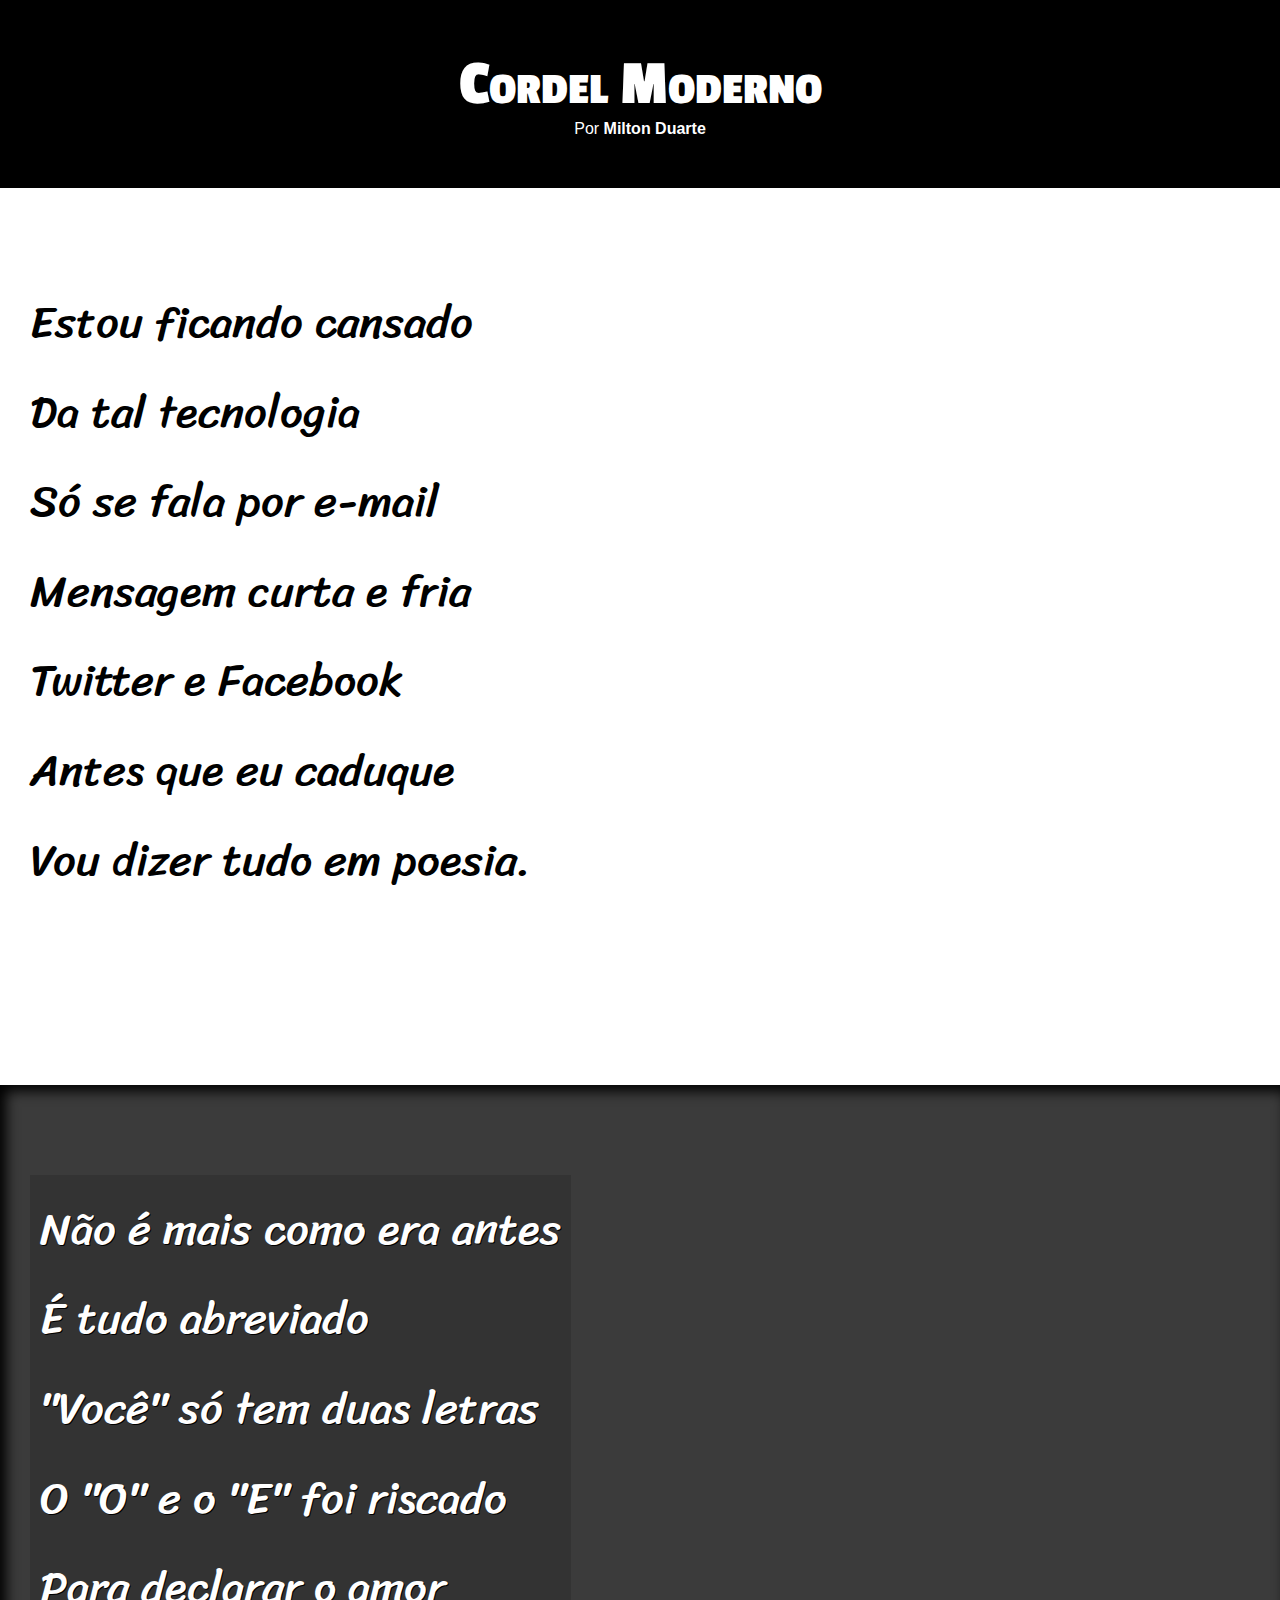
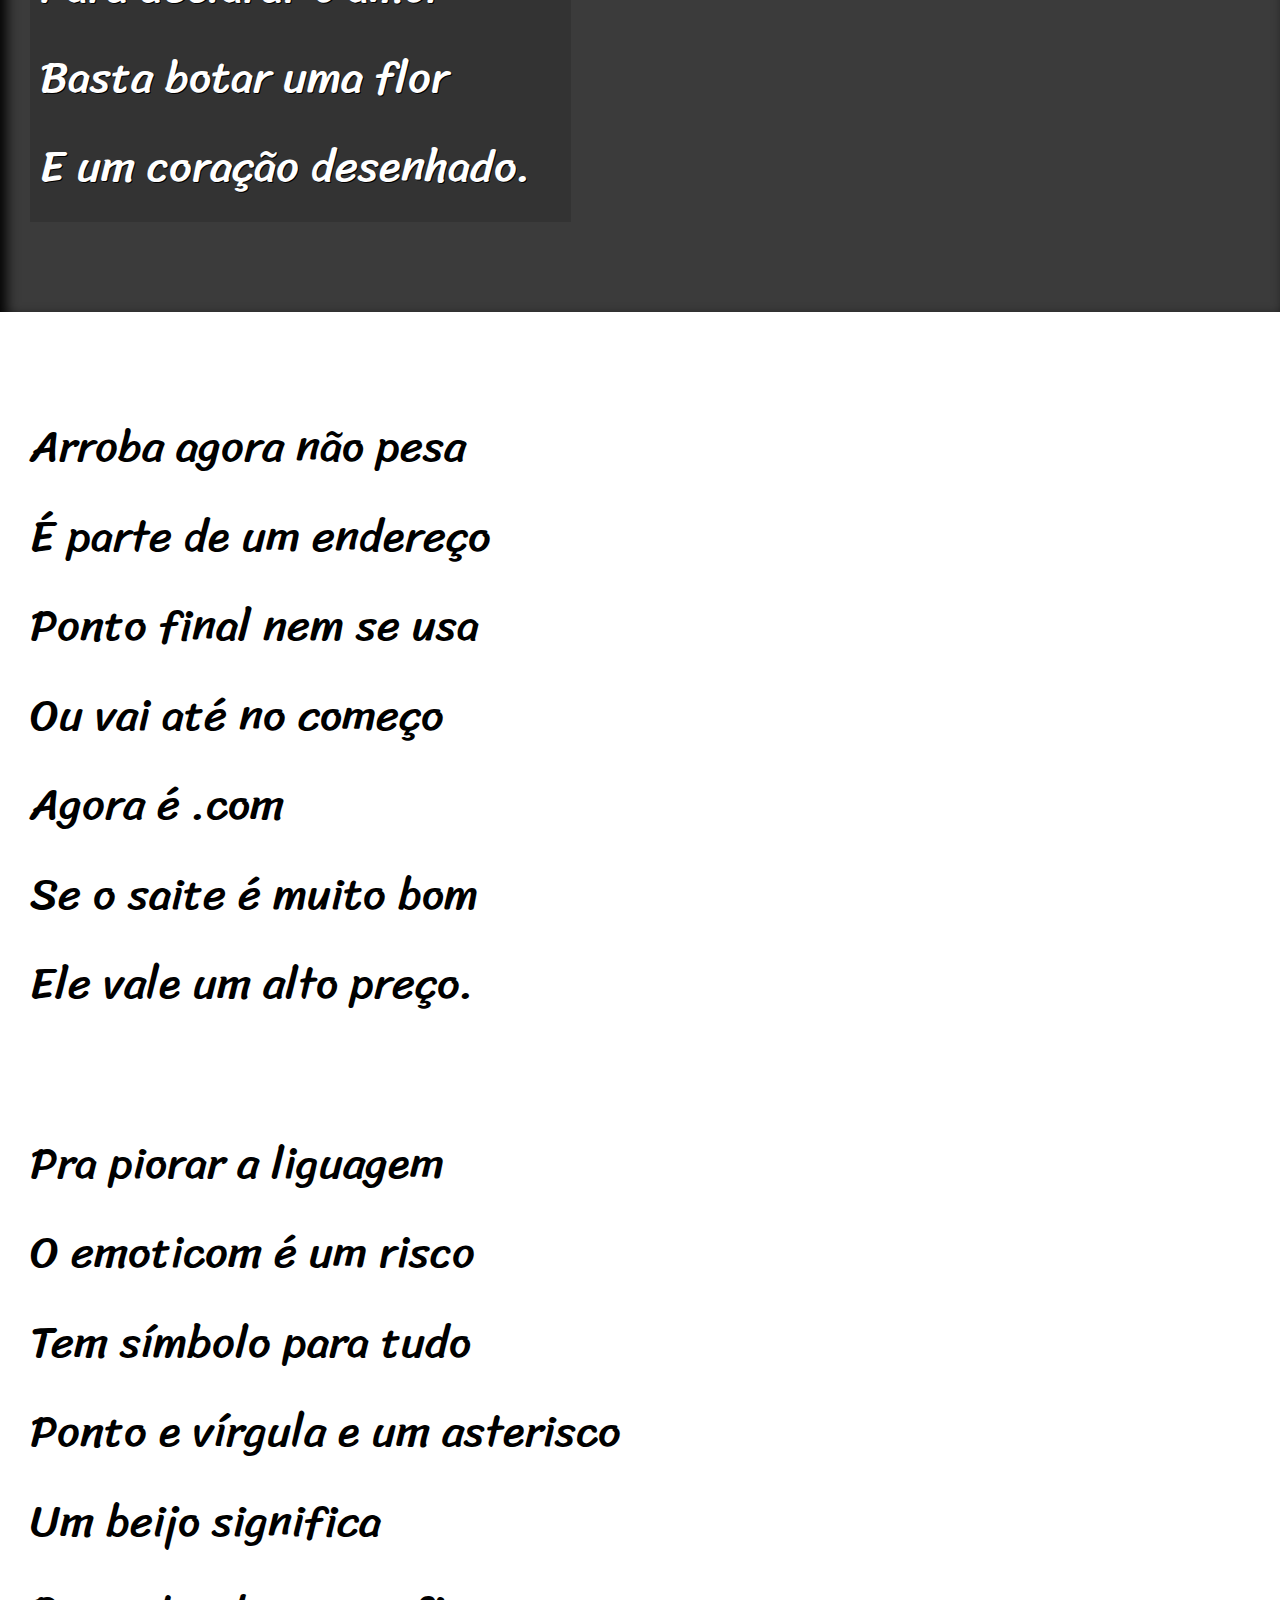
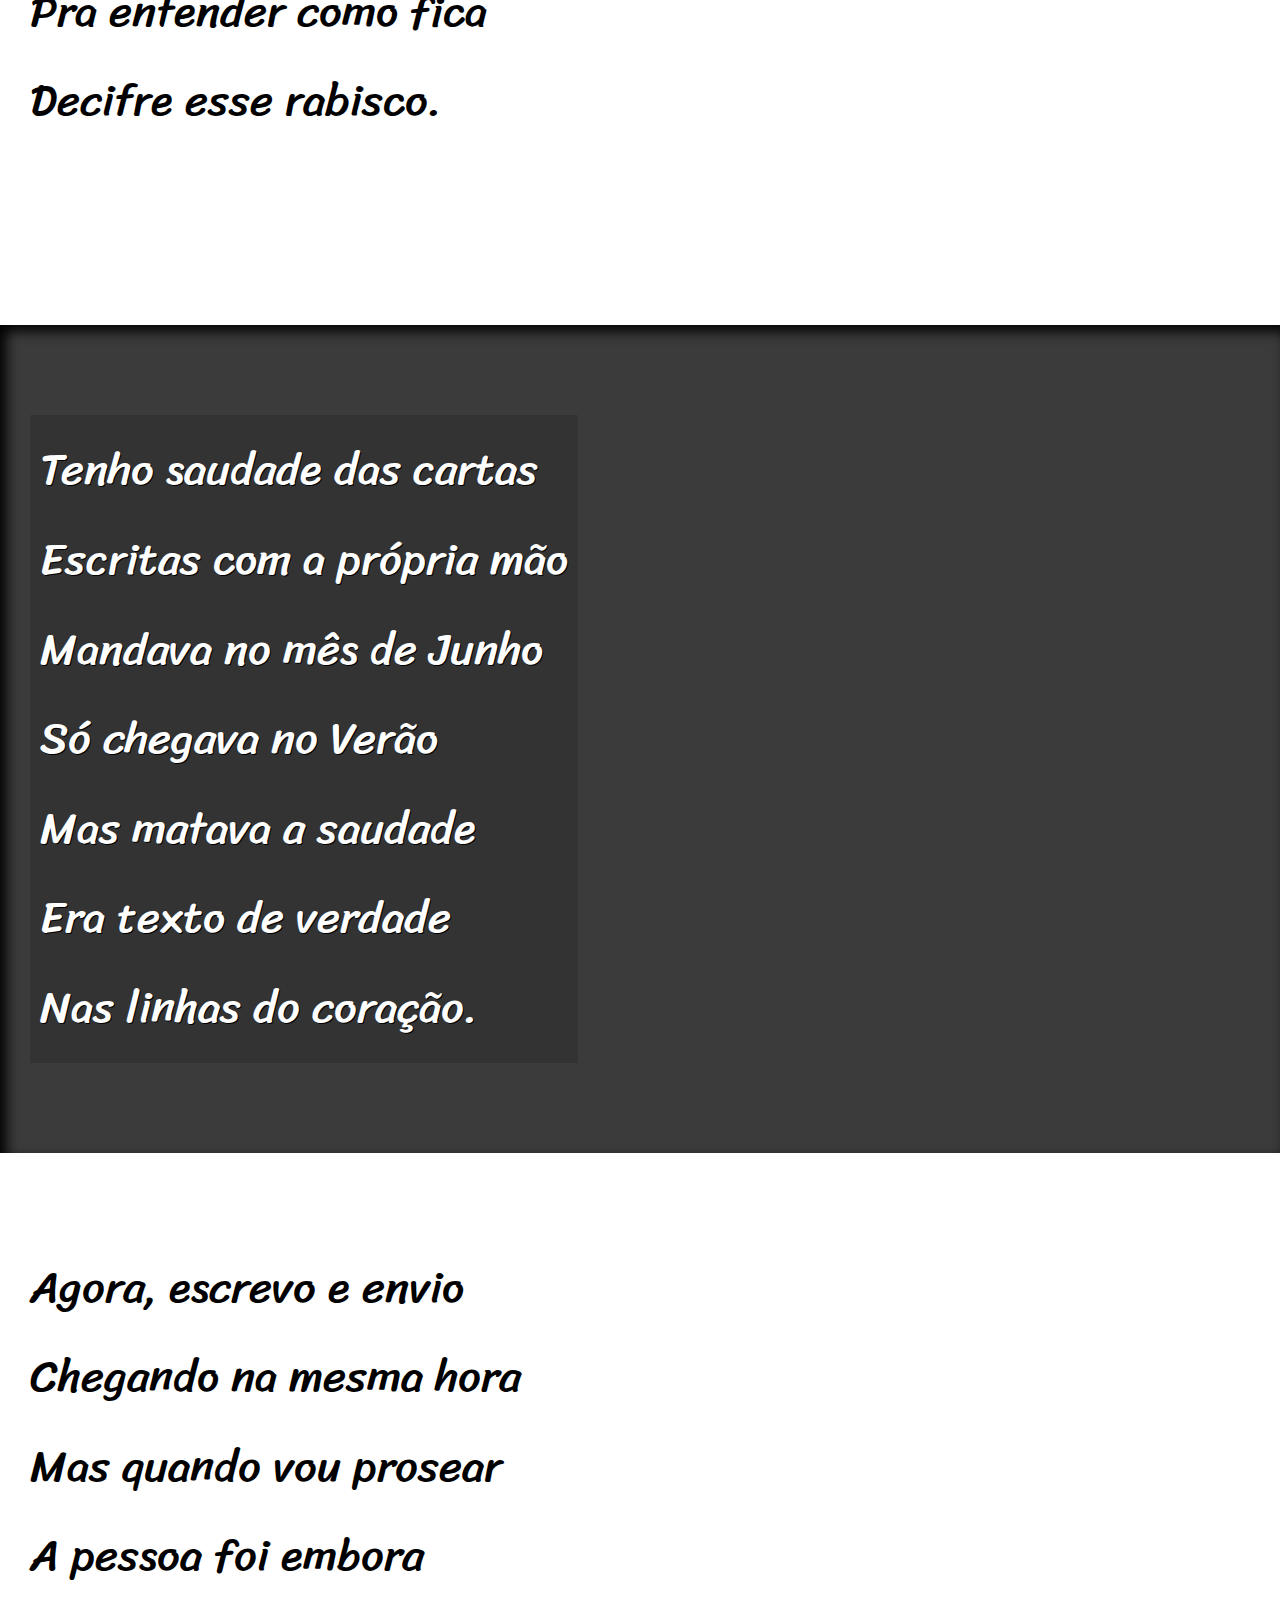
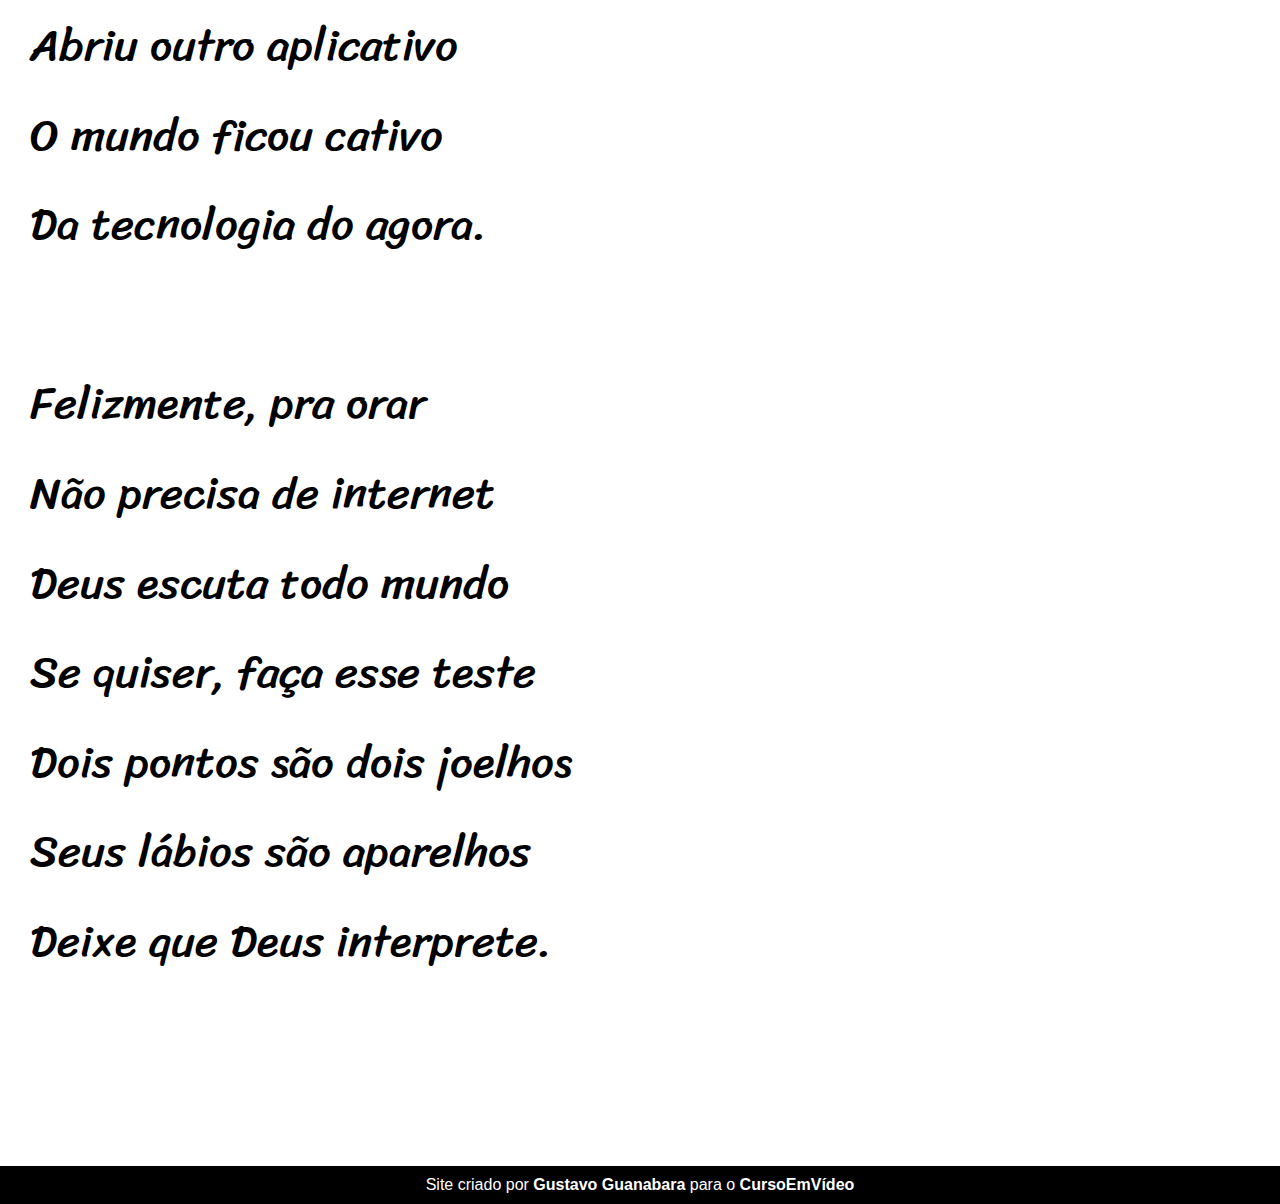
<file: Desafios/d012/index.html>
<!DOCTYPE html>
<html lang="pt-br">
<head>
    <meta charset="UTF-8">
    <meta name="viewport" content="width=device-width, initial-scale=1.0">
    <title>Cordel Morderno</title>
    <link rel="stylesheet" href="estilo/style.css">
</head>
<body>
    <header>
        <h1>Cordel Moderno</h1>
        <p>
        Por <a href="https://www.recantodasletras.com.br/poesias/3186743" target="_blank"> Milton Duarte</a>
    </p>
    </header>

    <section class="normal">
        <p>
            Estou ficando cansado <br>
            Da tal tecnologia <br>
            Só se fala por e-mail <br>
            Mensagem curta e fria <br>
            Twitter e Facebook <br>
            Antes que eu caduque <br>
            Vou dizer tudo em poesia.
        </p>
    </section>

    

    <section class="imagem" id="img01">
        <p>
            Não é mais como era antes <br>
            É tudo abreviado <br>
            "Você" só tem duas letras <br>
            O "O" e o "E" foi riscado <br>
            Para declarar o amor <br>
            Basta botar uma flor <br>
            E um coração desenhado.
        </p>
    </section>

    

    <section class="normal">
        <p>
            Arroba agora não pesa <br>
            É parte de um endereço <br>
            Ponto final nem se usa <br>
            Ou vai até no começo <br>
            Agora é .com <br>
            Se o saite é muito bom <br>
            Ele vale um alto preço. <br>
        </p>
        
        <p>
            Pra piorar a liguagem <br>
            O emoticom é um risco <br>
            Tem símbolo para tudo <br>
            Ponto e vírgula e um asterisco <br>
            Um beijo significa <br>
            Pra entender como fica <br>
            Decifre esse rabisco.
        </p>
    </section>

    <section class="imagem" id="img02">
        <p>
            Tenho saudade das cartas <br>
            Escritas com a própria mão <br>
            Mandava no mês de Junho <br>
            Só chegava no Verão <br>
            Mas matava a saudade <br>
            Era texto de verdade <br>
            Nas linhas do coração.
        </p>
    </section>

    

    <section class="normal">
        <p>
            Agora, escrevo e envio <br>
            Chegando na mesma hora <br>
            Mas quando vou prosear <br>
            A pessoa foi embora <br>
            Abriu outro aplicativo <br>
            O mundo ficou cativo <br>
            Da tecnologia do agora. <br>
        </p>
        <p>
            Felizmente, pra orar <br>
            Não precisa de internet <br>
            Deus escuta todo mundo <br>
            Se quiser, faça esse teste <br>
            Dois pontos são dois joelhos <br>
            Seus lábios são aparelhos <br>
            Deixe que Deus interprete.
        </p>
    </section>

    <footer>Site criado por <a href="https://gustavoguanabara.github.io" target="_blank"> Gustavo Guanabara</a> para o <a href="https://www.cursoemvideo.com" target="_blank"> CursoEmVídeo</a></footer>
</body>
</html>
</file>
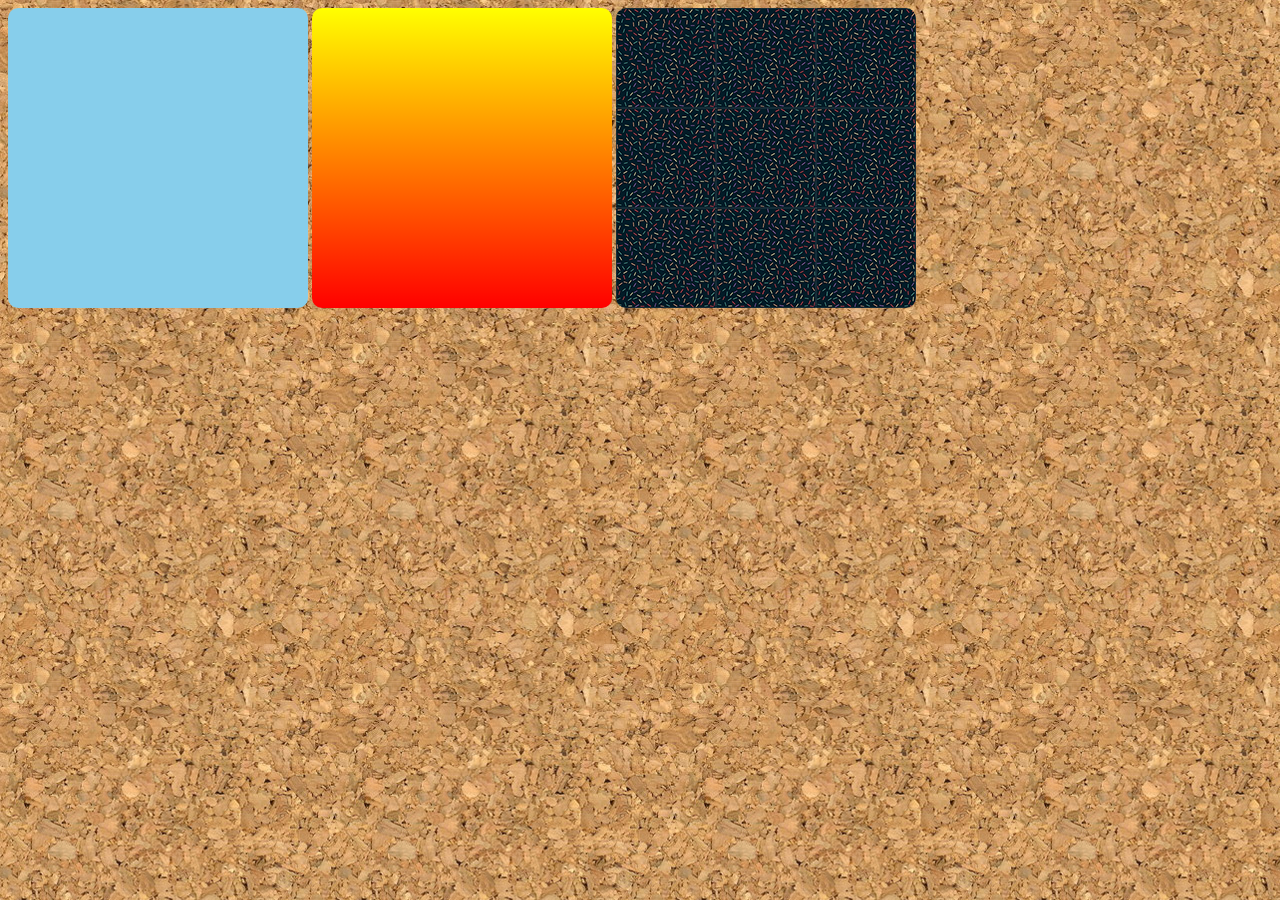
<file: Exercícios/Ex022/fundo001.html>
<!DOCTYPE html>
<html lang="pt-br">
<head>
    <meta charset="UTF-8">
    <meta name="viewport" content="width=device-width, initial-scale=1.0">
    <title>Teste de imagem de fundo</title>
    <style>

        body {
            background-image: url('imagens/wallpaper001.jpg');
        }

        div.quadrado {
            display: inline-block;
            border: 2px id= "q" solid black;
            border-radius: 10px;
            background-color: lightgray;
            width: 300px;
            height: 300px;
        }

        div#q1 {
            background-color: skyblue;
        }

        div#q2 {
            background-image: linear-gradient(to bottom, yellow, red);
        }

        div#q3 {
            background-image: url('imagens/pattern001.png');
        }
    </style>
</head>
<body>
    <div class="quadrado" id= "q1">

    </div>
    <div class="quadrado" id= "q2">

    </div>
    <div class="quadrado" id= "q3">

    </div>
</body>
</html>
</file>
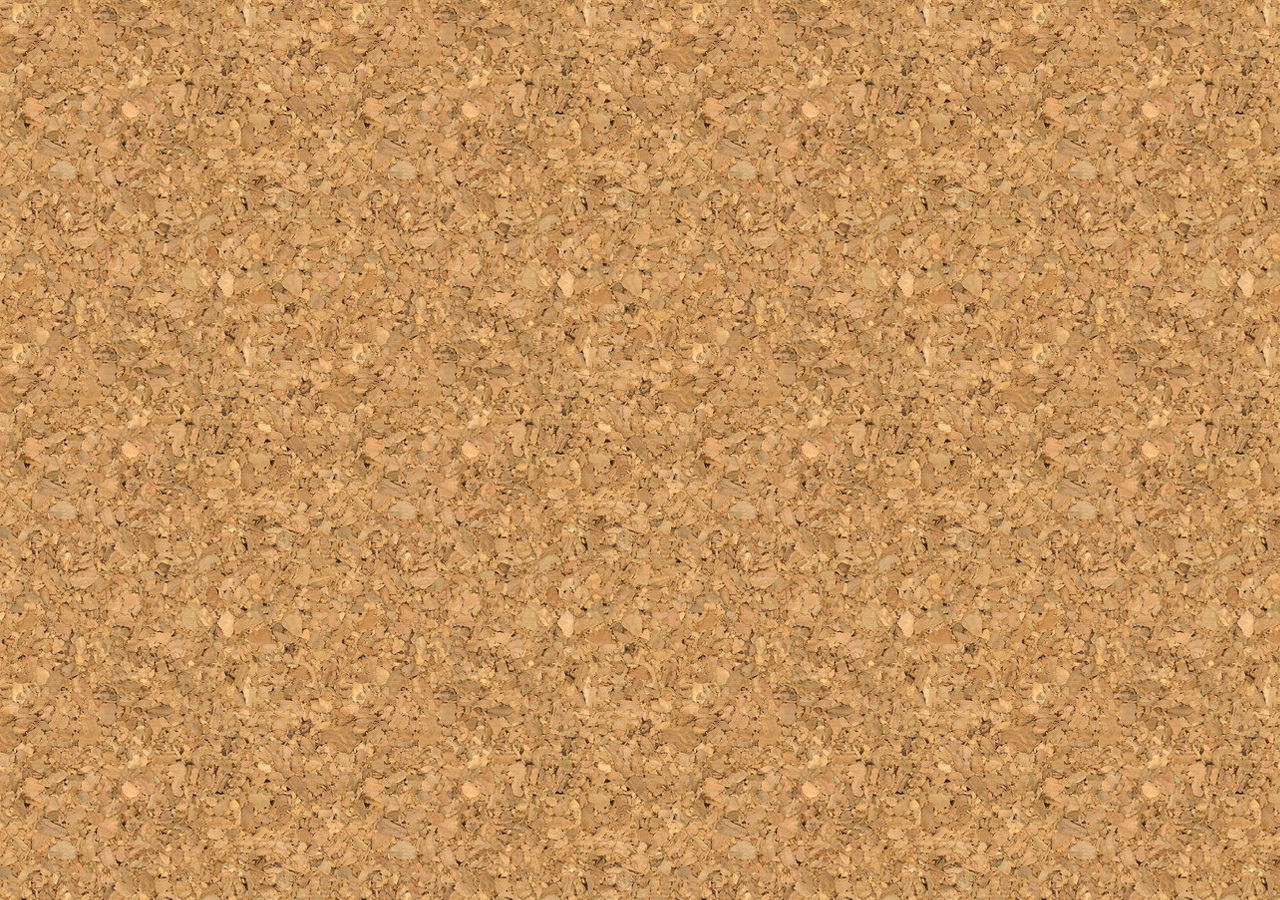
<file: Exercícios/Ex022/fundo002.html>
<!DOCTYPE html>
<html lang="pt-br">
<head>
    <meta charset="UTF-8">
    <meta name="viewport" content="width=device-width, initial-scale=1.0">
    <title>Personalização Dos Fundos</title>
</head>
<body>

    <style>
        body {
            background-image: url(imagens/wallpaper001.jpg);
        }
    </style>
    
</body>
</html>
</file>
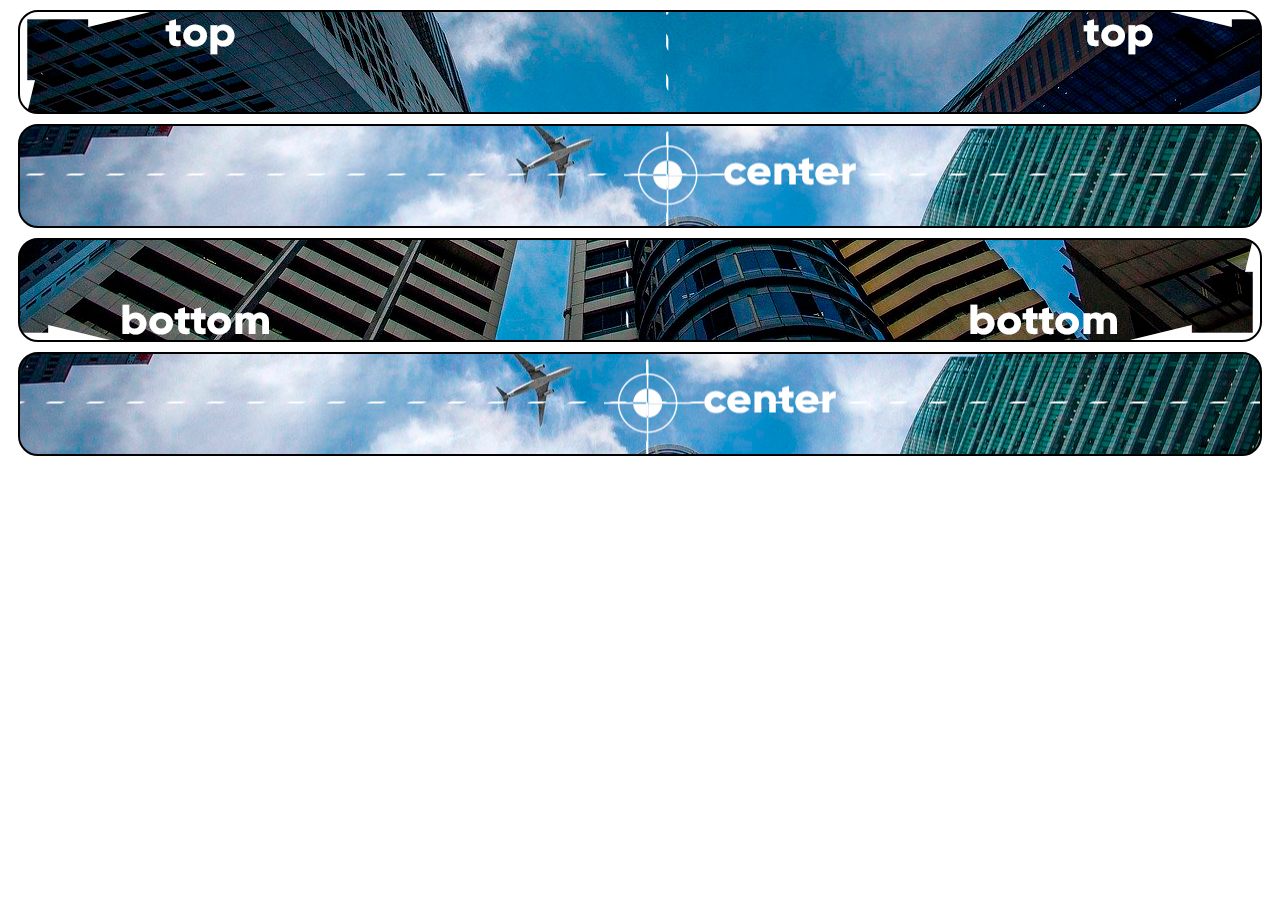
<file: Exercícios/Ex022/fundo003.html>
<!DOCTYPE html>
<html lang="pt-br">
<head>
    <meta charset="UTF-8">
    <meta name="viewport" content="width=device-width, initial-scale=1.0">
    <title>Posição dos Fundos</title>
    <style>
        div.bloco {
            background-image: url(imagens/wallpaper003.jpg);
            height: 100px;
            border: 2px solid black;
            border-radius: 20px;
            margin: 10px;
        }

        div#q1 {
            background-position: left top;
        }
        div#q2 {
            background-position: left center;
        }
        div#q3 {
            background-position: right bottom;
        }
        div#q4 {
            background-position: center center;
        }
    </style>
</head>
<body>
    <div class="bloco" id="q1">

    </div>
    <div class="bloco" id="q2">

    </div>
    <div class="bloco" id="q3">

    </div>
    <div class="bloco" id="q4">

    </div>
</body>
</html>
</file>
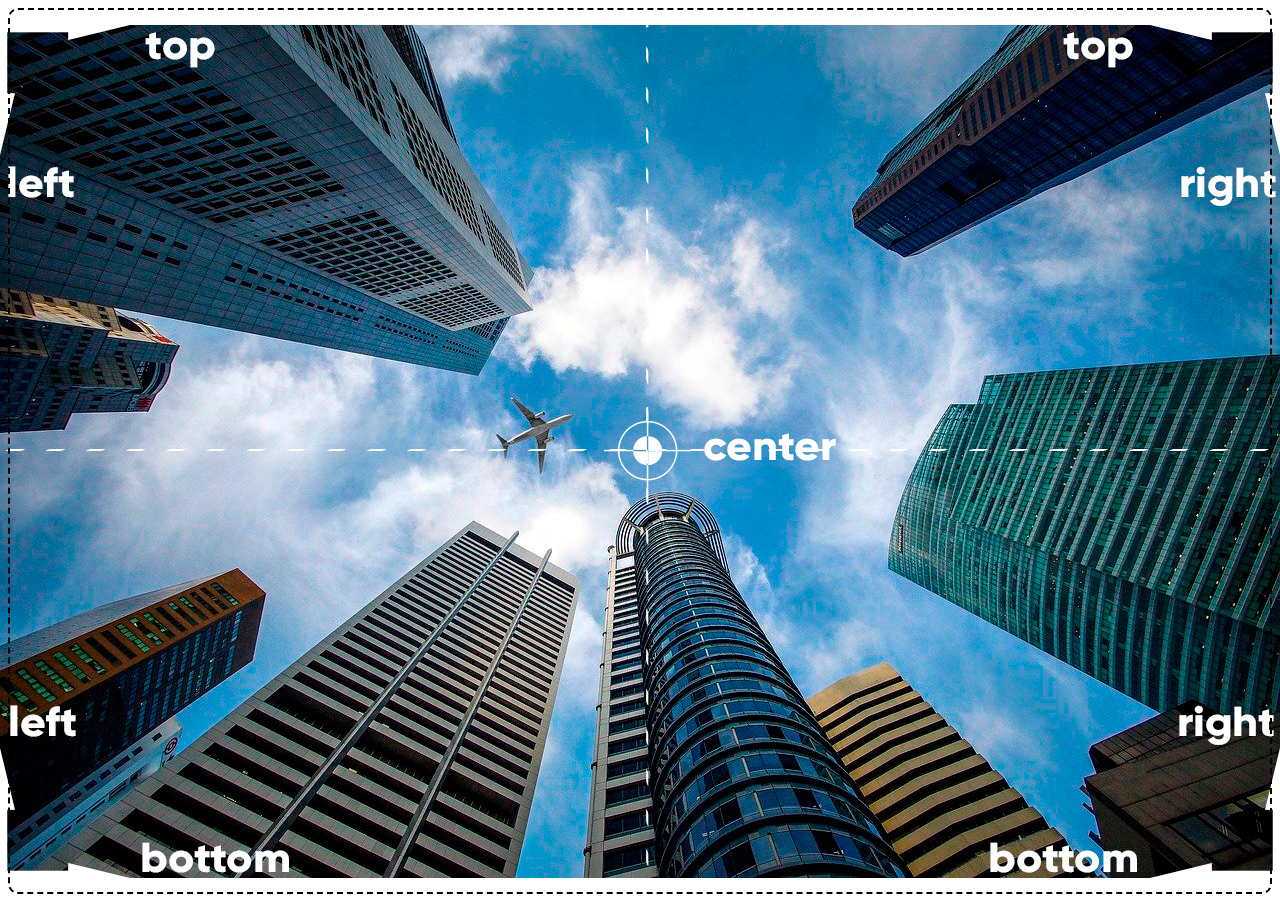
<file: Exercícios/Ex022/fundo005.html>
<!DOCTYPE html>
<html lang="pt-br">
<head>
    <meta charset="UTF-8">
    <meta name="viewport" content="width=device-width, initial-scale=1.0">
    <title>Posicionamento</title>
    <style>
        body {
            height: 98vh;
            background-image: url(imagens/wallpaper003.jpg);
            background-size: auto;
            background-repeat: no-repeat;
            background-position: center center;
            border: 2px dashed black;
            border-radius: 10px;
            
        }
    </style>
</head>
<body>
    
</body>
</html>
</file>
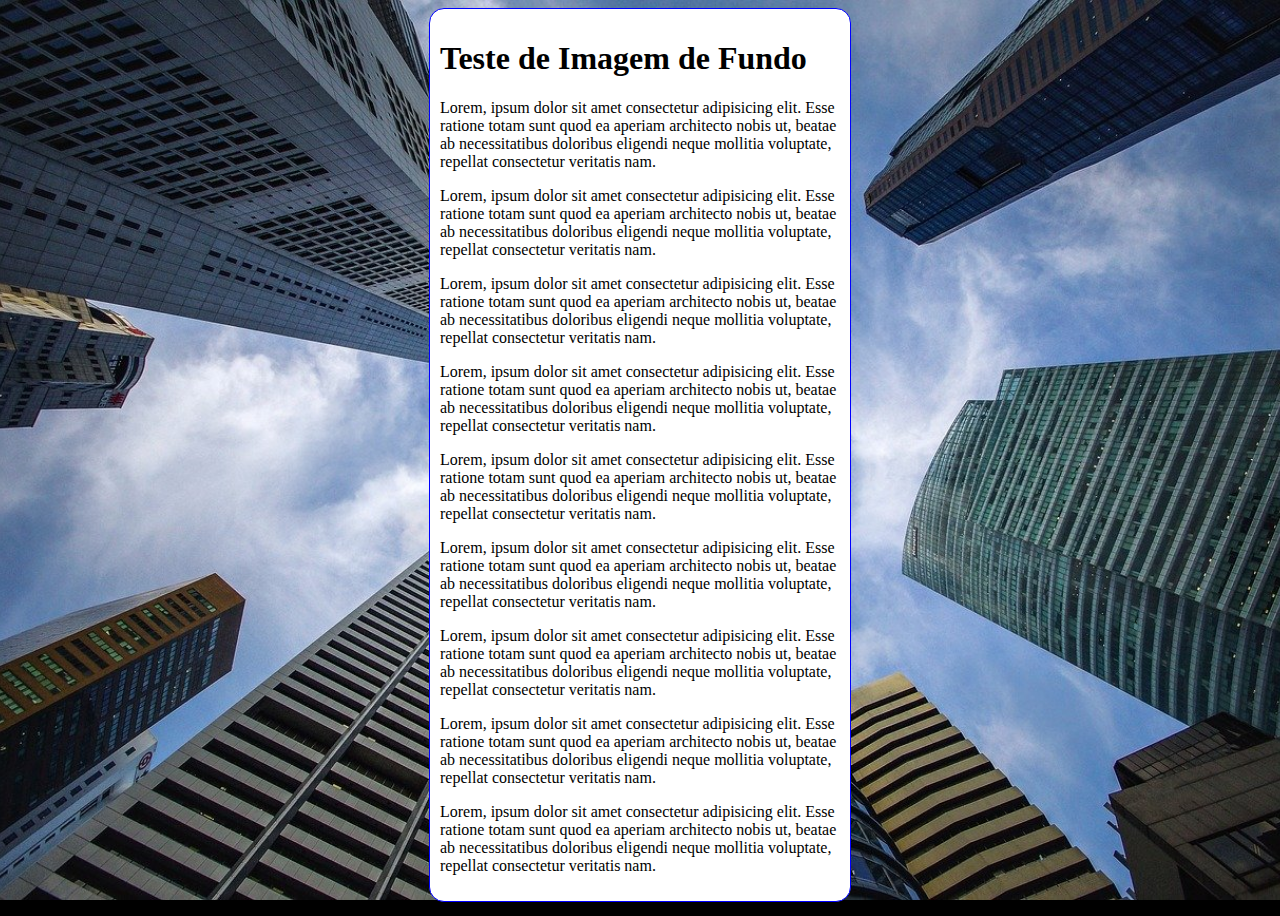
<file: Exercícios/Ex022/fundo006.html>
<!DOCTYPE html>
<html lang="pt-br">
<head>
    <meta charset="UTF-8">
    <meta name="viewport" content="width=device-width, initial-scale=1.0">
    <title>Document</title>
    <style>
        body {
            height: 100vh;
            /*background-color: black;
            background-image: url('imagens/wallpaper002.jpg');
            background-position: center top;
            background-repeat: repeat-y;
            background-size: cover;*/

            /*shorthand - background 
                color > image > position > repeat > [size] > attachment
            
            */

            background: black url('imagens/wallpaper002.jpg') center center no-repeat fixed;
            background-size: cover;
        }

        main {
            background-color: white;
            width: 400px;
            padding: 10px;
            margin: auto;
            border: 1px solid blue;
            border-radius: 15px;
        }
    </style>
</head>
<body>
    <main>
        <h1>Teste de Imagem de Fundo</h1>
        <p>Lorem, ipsum dolor sit amet consectetur adipisicing elit. Esse ratione totam sunt quod ea aperiam architecto nobis ut, beatae ab necessitatibus doloribus eligendi neque mollitia voluptate, repellat consectetur veritatis nam.</p><p>Lorem, ipsum dolor sit amet consectetur adipisicing elit. Esse ratione totam sunt quod ea aperiam architecto nobis ut, beatae ab necessitatibus doloribus eligendi neque mollitia voluptate, repellat consectetur veritatis nam.</p><p>Lorem, ipsum dolor sit amet consectetur adipisicing elit. Esse ratione totam sunt quod ea aperiam architecto nobis ut, beatae ab necessitatibus doloribus eligendi neque mollitia voluptate, repellat consectetur veritatis nam.</p><p>Lorem, ipsum dolor sit amet consectetur adipisicing elit. Esse ratione totam sunt quod ea aperiam architecto nobis ut, beatae ab necessitatibus doloribus eligendi neque mollitia voluptate, repellat consectetur veritatis nam.</p><p>Lorem, ipsum dolor sit amet consectetur adipisicing elit. Esse ratione totam sunt quod ea aperiam architecto nobis ut, beatae ab necessitatibus doloribus eligendi neque mollitia voluptate, repellat consectetur veritatis nam.</p><p>Lorem, ipsum dolor sit amet consectetur adipisicing elit. Esse ratione totam sunt quod ea aperiam architecto nobis ut, beatae ab necessitatibus doloribus eligendi neque mollitia voluptate, repellat consectetur veritatis nam.</p><p>Lorem, ipsum dolor sit amet consectetur adipisicing elit. Esse ratione totam sunt quod ea aperiam architecto nobis ut, beatae ab necessitatibus doloribus eligendi neque mollitia voluptate, repellat consectetur veritatis nam.</p><p>Lorem, ipsum dolor sit amet consectetur adipisicing elit. Esse ratione totam sunt quod ea aperiam architecto nobis ut, beatae ab necessitatibus doloribus eligendi neque mollitia voluptate, repellat consectetur veritatis nam.</p><p>Lorem, ipsum dolor sit amet consectetur adipisicing elit. Esse ratione totam sunt quod ea aperiam architecto nobis ut, beatae ab necessitatibus doloribus eligendi neque mollitia voluptate, repellat consectetur veritatis nam.</p>
    </main>
</body>
</html>
</file>
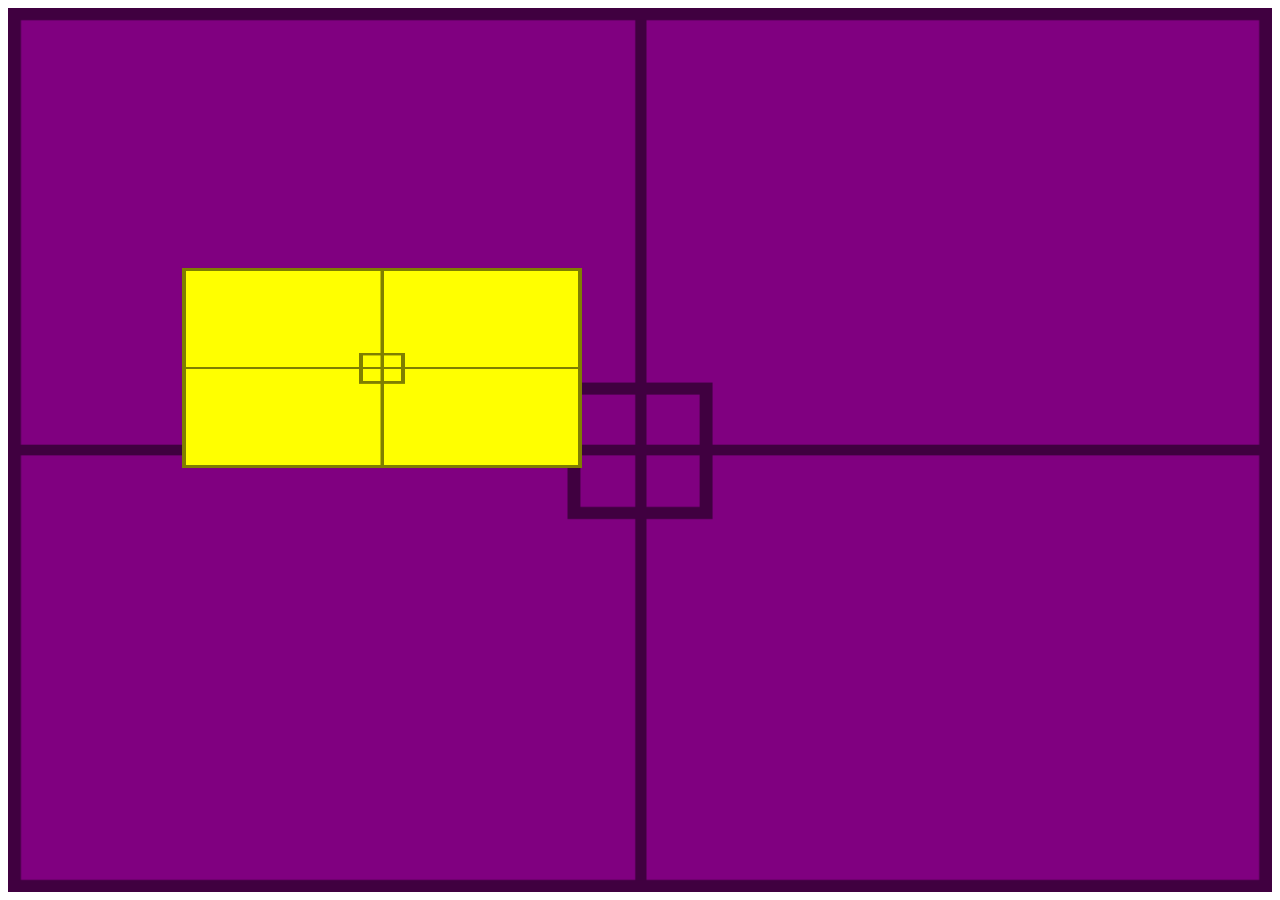
<file: Exercícios/Ex022/fundo007.html>
<!DOCTYPE html>
<html lang="pt-br">
<head>
    <meta charset="UTF-8">
    <meta name="viewport" content="width=device-width, initial-scale=1.0">
    <title>Alinhamento Vertical</title>
    <style>
        #container {
            background-image: url('imagens/target001.png');
            background-size: 100% 100%;

            position: relative;
            height: 96vh;
            padding: 10px;
            background-color: purple;

        }

        #conteudo {
            background-image: url('imagens/target001.png');
            background-size: 100% 100%;

            position: absolute;
            height: 200px;
            width: 400px;
            background-color: yellow;

            left: 200px;
            top: 200px;

            transform: translate(-26px, 60px);
        }
    </style>
</head>
<body>
    <section id="container">
        <article id="conteudo">

        </article>
    </section>
</body>
</html>
</file>
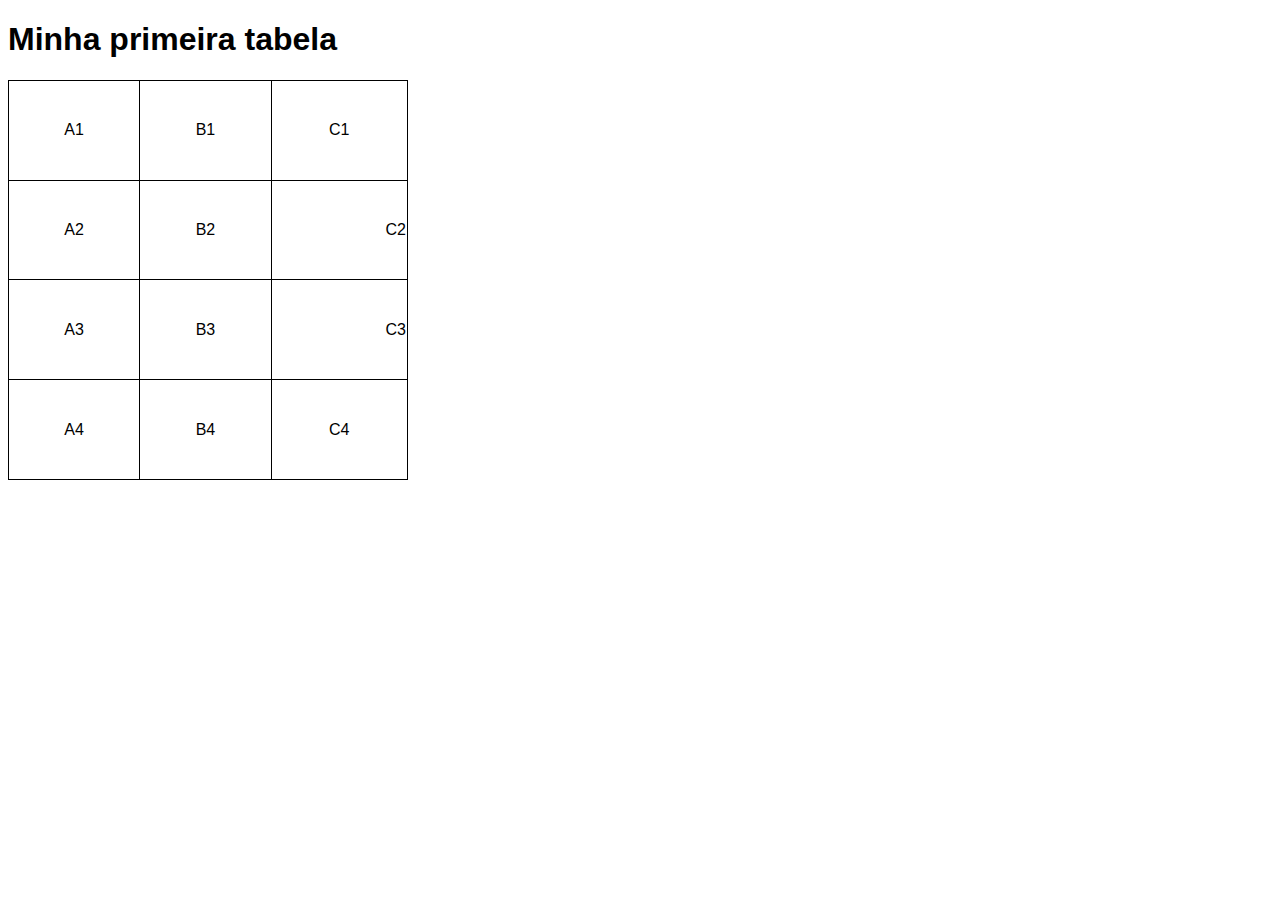
<file: Exercícios/Ex023/table.html>
<!DOCTYPE html>
<html lang="pt-br">
<head>
    <meta charset="UTF-8">
    <meta name="viewport" content="width=device-width, initial-scale=1.0">
    <title>Tabelas</title>
    <style>
        body {
            font-family: Verdana, Geneva, Tahoma, sans-serif;
        }

        table {
            width: 400px;
            height: 400px;
            padding: 8px;
            border-collapse: collapse;
        }

        td {
            border: 1px solid black;
            text-align: center;
        }

        .numero {
            text-align: right;
        }
    </style>
</head>
<body>
    <h1>Minha primeira tabela</h1>
    <table>
        <tr>
            <td>A1</td>
            <td>B1</td>
            <td>C1</td>
        </tr>
        <tr>
            <td>A2</td>
            <td>B2</td>
            <td class="numero">C2</td>
        </tr>
        <tr>
            <td>A3</td>
            <td>B3</td>
            <td class="numero">C3</td>
        </tr>
        <tr>
            <td>A4</td>
            <td>B4</td>
            <td>C4</td>
        </tr>
    </table>
</body>
</html>
</file>
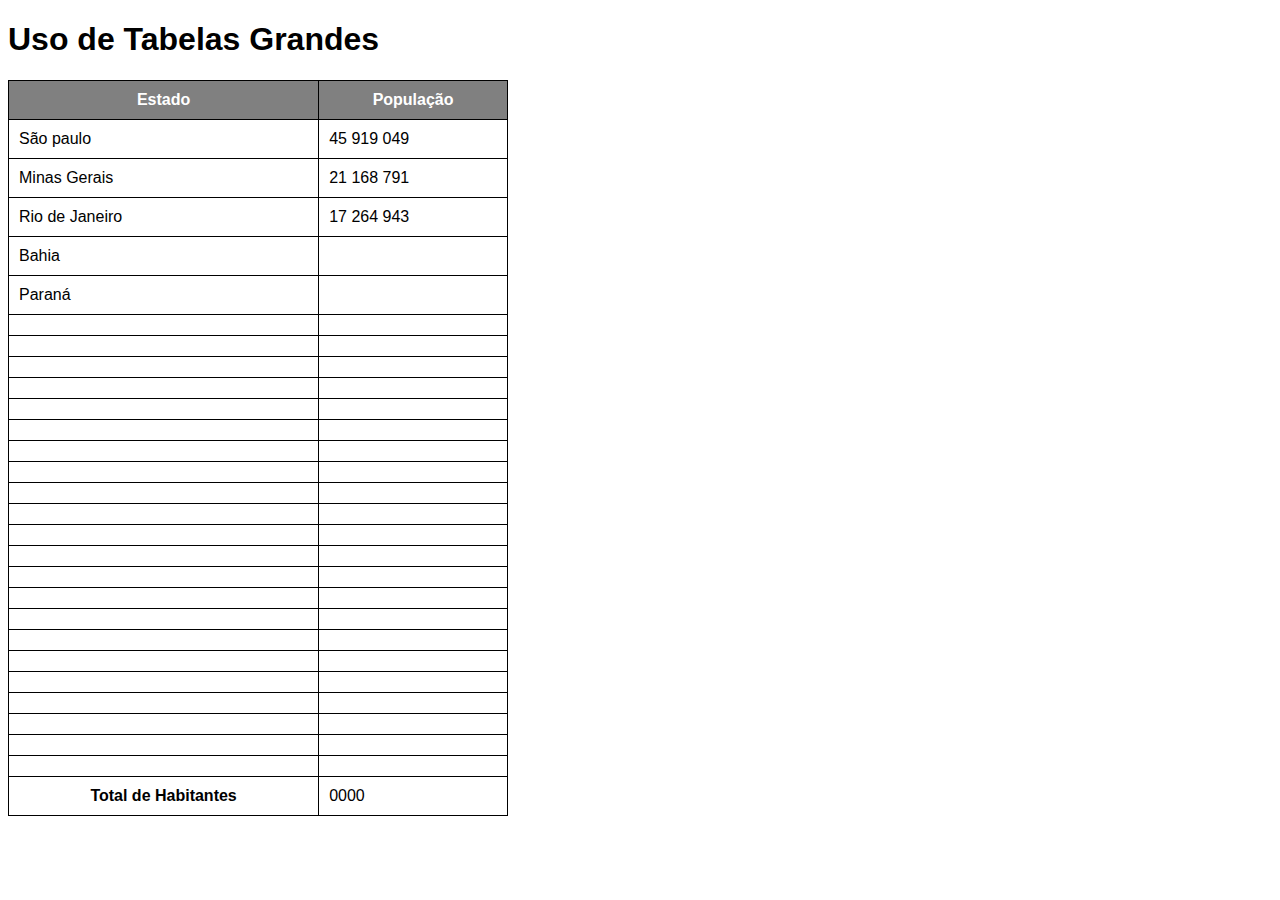
<file: Exercícios/Ex023/table002.html>
<!DOCTYPE html>
<html lang="pt-br">
<head>
    <meta charset="UTF-8">
    <meta name="viewport" content="width=device-width, initial-scale=1.0">
    <title>Tabelas</title>
    <style>
        body {
            font-family: 'Lucida Sans', 'Lucida Sans Regular', 'Lucida Grande', 'Lucida Sans Unicode', Geneva, Verdana, sans-serif;
        }

        table {
            width: 500px;
            border-collapse: collapse;

        }

        td, th {
            border: 1px solid black;
            padding: 10px;
        }

        thead {
            background-color: grey;
            color: white;
            
        }
    </style>
</head>
<body>
    <h1>Uso de Tabelas Grandes</h1>
    <!--
        ANATOMIA PARA TABELAS GRANDES
        TABLE
            THEAD
                TR, TD, TH

            TBODY
                TR, TD, TH

            TFOOT
                TR, TD, TH

    -->

    <table>
        <thead>
            <th>Estado</th>
            <th>População</th>
        </thead>
        <tbody>
            <tr>
                <td>São paulo</td>
                <td class="num"> 45 919 049</td>
            </tr>
            <tr>
                <td>Minas Gerais</td>
                <td class="num">21 168 791</td>
            </tr>
            <tr>
                <td>Rio de Janeiro</td>
                <td class="num">17 264 943</td>
            </tr>
            <tr>
                <td>Bahia</td>
                <td class="num"></td>
            </tr>
            <tr>
                <td>Paraná</td>
                <td class="num"></td>
            </tr>
            <tr>
                <td></td>
                <td class="num"></td>
            </tr>
            <tr>
                <td></td>
                <td class="num"></td>
            </tr>
            <tr>
                <td></td>
                <td class="num"></td>
            </tr>
            <tr>
                <td></td>
                <td class="num"></td>
            </tr>
            <tr>
                <td></td>
                <td class="num"></td>
            </tr>
            <tr>
                <td></td>
                <td class="num"></td>
            </tr>
            <tr>
                <td></td>
                <td class="num"></td>
            </tr>
            <tr>
                <td></td>
                <td class="num"></td>
            </tr>
            <tr>
                <td></td>
                <td class="num"></td>
            </tr>
            <tr>
                <td></td>
                <td class="num"></td>
            </tr>
            <tr>
                <td></td>
                <td class="num"></td>
            </tr>
            <tr>
                <td></td>
                <td class="num"></td>
            </tr>
            <tr>
                <td></td>
                <td class="num"></td>
            </tr>
            <tr>
                <td></td>
                <td class="num"></td>
            </tr>
            <tr>
                <td></td>
                <td class="num"></td>
            </tr>
            <tr>
                <td></td>
                <td class="num"></td>
            </tr>
            <tr>
                <td></td>
                <td class="num"></td>
            </tr>
            <tr>
                <td></td>
                <td class="num"></td>
            </tr>
            <tr>
                <td></td>
                <td class="num"></td>
            </tr>
            <tr>
                <td></td>
                <td class="num"></td>
            </tr>
            <tr>
                <td></td>
                <td class="num"></td>
            </tr>
            <tr>
                <td></td>
                <td class="num"></td>
            </tr>
        </tbody>
        <tfoot>
            <tr>
                <th>Total de Habitantes</th>
                <td>0000</td>
            </tr>
        </tfoot>
    </table>
</body>
</html>
</file>
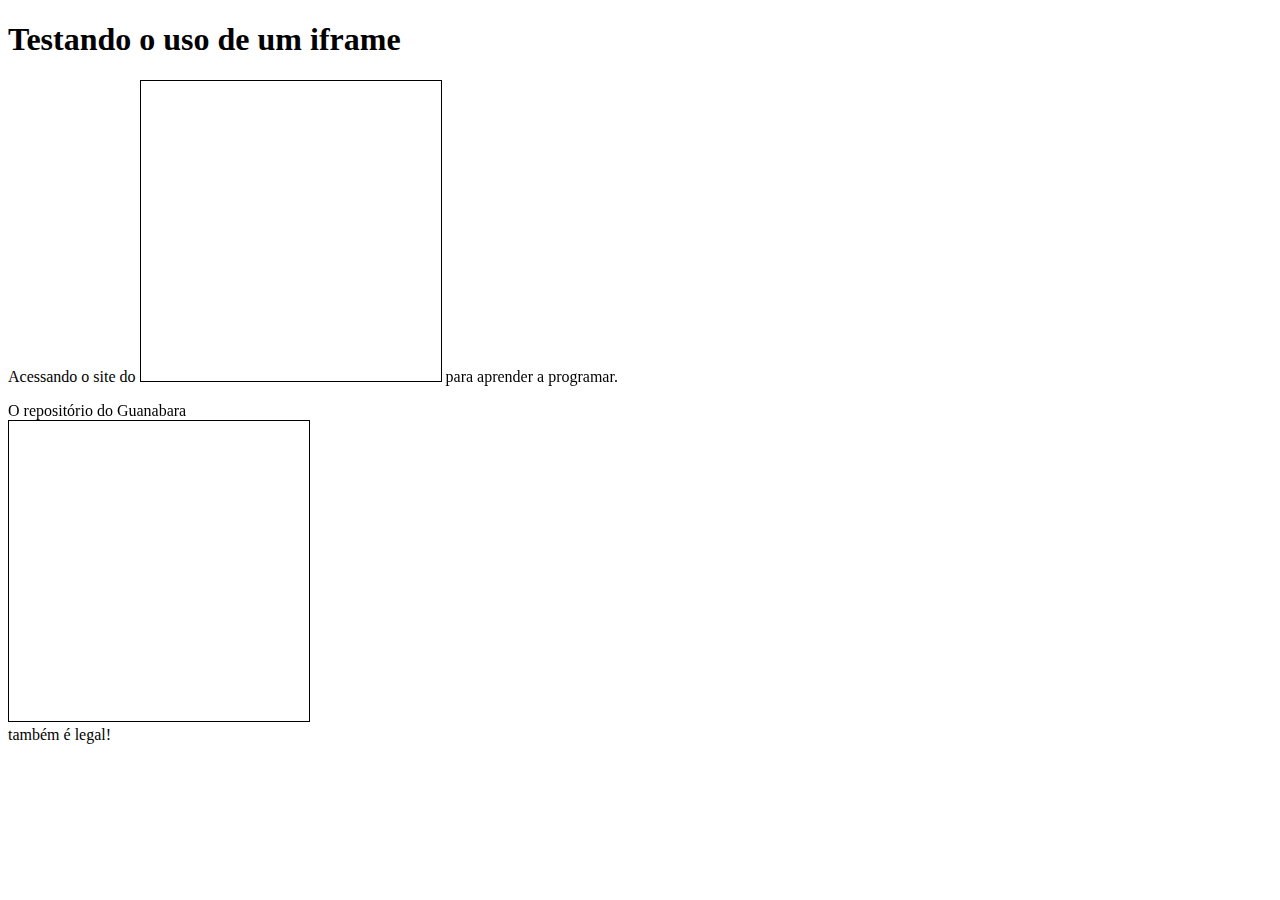
<file: Exercícios/Ex024/iframe001.html>
<!DOCTYPE html>
<html lang="pt-br">
<head>
    <meta charset="UTF-8">
    <meta name="viewport" content="width=device-width, initial-scale=1.0">
    <title>Estudos de <iFrame></iFrame></title>
    <style>
        iframe {
            width: 300px;
            height: 300px;
            border: 1px solid black
        }
    </style>
</head>
<body>
    <h1>Testando o uso de um iframe</h1>
    <p>
        Acessando o site do
        
        <iframe src="https://www.cursoemvideo.com" frameborder="0"  height="300">
             <a href="https://www.cursoemvideo.com" target="_blank"> Curso em vídeo</a>

        </iframe>

        para aprender a programar.
    </p>

    <p> O repositório do Guanabara <br>

        <iframe src="https://gustavoguanabara.github.io" frameborder="0" width="300px" height="300px">
            no <a href="https://gustavoguanabara.github.io" target="_blank"> no GitHub</a>
            
        </iframe>

        <br>também é legal!
    </p>
</body>
</html>
</file>
<file: Desafios/d012/estilo/style.css>
@charset "UTF-8";

@import url('https://fonts.googleapis.com/css2?family=Passion+One:wght@400;700;900&display=swap');

@import url('https://fonts.googleapis.com/css2?family=Sriracha&display=swap');

:root {
    --fonte1: Verdana, Geneva, Tahoma, sans-serif;
    --fonte2: 'Passion One', serif;
    --fonte3:'Sriracha', serif;
}

* {
    margin: 0px;
    padding: 0px;
}

html, body {
    
    min-height: 100vh;
    background-color: darkgray;
    font-family: var(--fonte1);
}

header {
    background-color: black;
    color: white;
    text-align: center;
}

header > h1 {
    padding-top: 50px;
    font-variant: small-caps;
    font-family: var(--fonte2);
    font-size: 4em;
}

header > p {
    padding-bottom: 50px;
}

a {
    color: white;
    text-decoration: none;
    font-weight: bolder;
}

a:hover {
    text-decoration: underline;
}

section {
    padding-top: 10vh;
    padding-bottom: 10vh;
    line-height: 2em;
    padding-left: 30px;
    font-family: var(--fonte3);
    font-size: 3.5vw;
}

section > p {
    padding-bottom: 2em;
}

section.normal {
    background-color: white;
    color: black;
}

section.imagem {
    background-color: rgb(59, 59, 59);
    color: white;
    box-shadow: inset 6px 6px 13px 0px black;
    background-size: cover;
    background-attachment: fixed;
}

section.imagem > p {
    display: inline-block;
    padding: 10px;
    background-color: rgba(0, 0, 0, 0.127);
    text-shadow: 1px 1px 0px black;
}

section#img01 {
    background-image: url('../imagens/background001.jpg');
    background-position: right center;

}

section#img02 {
    background-image: url('../imagens/background002.jpg');
}

footer {
    background-color: black;
    color: white;
    text-align: center;
    padding: 10px;
}
</file>
